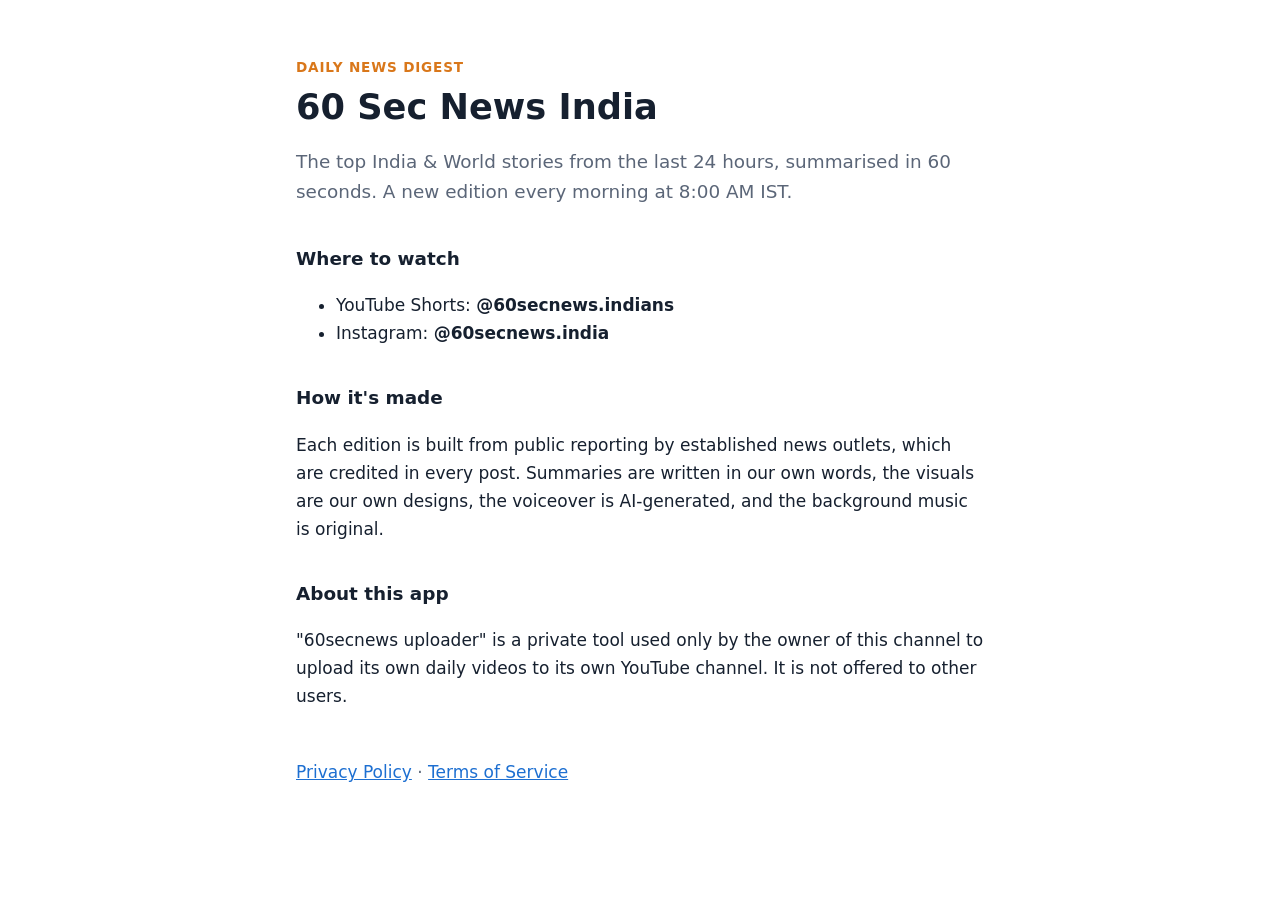
<file: index.html>
<!doctype html>
<html lang="en">
<head>
<meta charset="utf-8">
<meta name="viewport" content="width=device-width, initial-scale=1">
<title>60 Sec News India</title>
<meta name="description" content="India & World news in 60 seconds. A new edition every morning at 8 AM IST.">
<link rel="stylesheet" href="style.css">
</head>
<body>
<main>
  <p class="eyebrow">Daily news digest</p>
  <h1>60 Sec News India</h1>
  <p class="lead">The top India &amp; World stories from the last 24 hours, summarised in 60 seconds.
     A new edition every morning at 8:00 AM IST.</p>

  <h2>Where to watch</h2>
  <ul>
    <li>YouTube Shorts: <strong>@60secnews.indians</strong></li>
    <li>Instagram: <strong>@60secnews.india</strong></li>
  </ul>

  <h2>How it's made</h2>
  <p>Each edition is built from public reporting by established news outlets, which are credited
     in every post. Summaries are written in our own words, the visuals are our own designs, the
     voiceover is AI-generated, and the background music is original.</p>

  <h2>About this app</h2>
  <p>"60secnews uploader" is a private tool used only by the owner of this channel to upload
     its own daily videos to its own YouTube channel. It is not offered to other users.</p>

  <p class="links"><a href="privacy.html">Privacy Policy</a> · <a href="terms.html">Terms of Service</a></p>
</main>
</body>
</html>
</file>
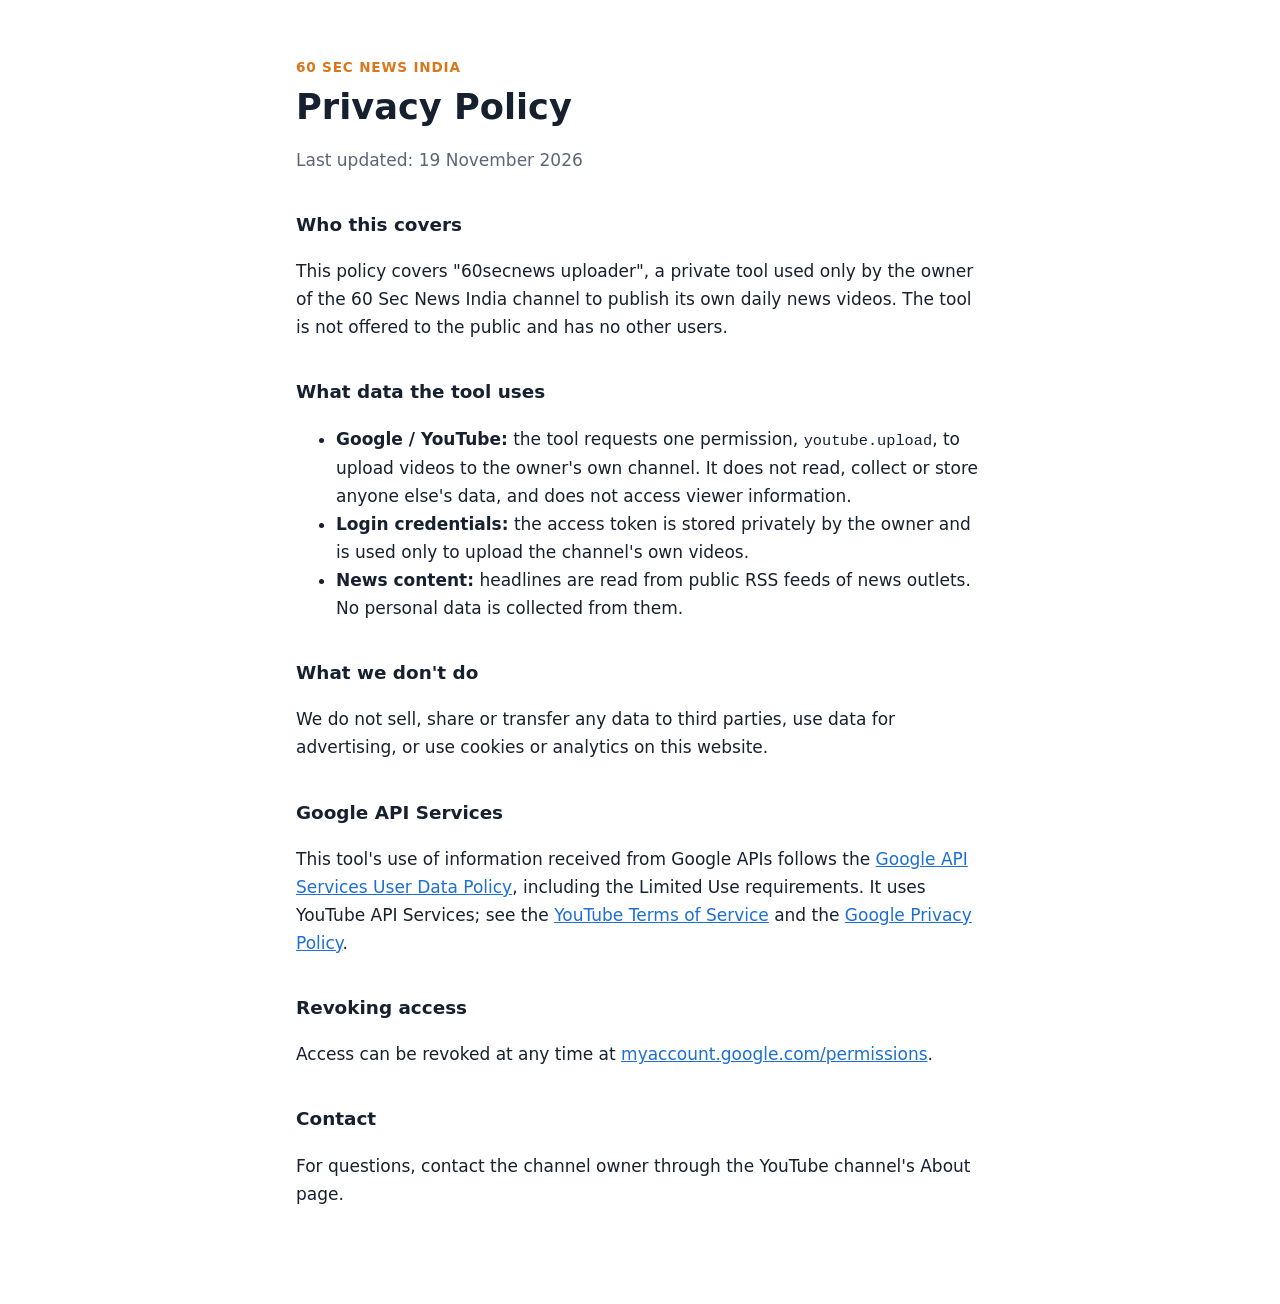
<file: privacy.html>
<!doctype html>
<html lang="en">
<head>
<meta charset="utf-8">
<meta name="viewport" content="width=device-width, initial-scale=1">
<title>Privacy Policy · 60 Sec News India</title>
<link rel="stylesheet" href="style.css">
</head>
<body>
<main>
  <p class="eyebrow"><a href="index.html">60 Sec News India</a></p>
  <h1>Privacy Policy</h1>
  <p class="muted">Last updated: 19 November 2026</p>

  <h2>Who this covers</h2>
  <p>This policy covers "60secnews uploader", a private tool used only by the owner of the
     60 Sec News India channel to publish its own daily news videos. The tool is not offered to
     the public and has no other users.</p>

  <h2>What data the tool uses</h2>
  <ul>
    <li><strong>Google / YouTube:</strong> the tool requests one permission,
      <code>youtube.upload</code>, to upload videos to the owner's own channel. It does not read,
      collect or store anyone else's data, and does not access viewer information.</li>
    <li><strong>Login credentials:</strong> the access token is stored privately by the owner
      and is used only to upload the channel's own videos.</li>
    <li><strong>News content:</strong> headlines are read from public RSS feeds of news
      outlets. No personal data is collected from them.</li>
  </ul>

  <h2>What we don't do</h2>
  <p>We do not sell, share or transfer any data to third parties, use data for advertising, or
     use cookies or analytics on this website.</p>

  <h2>Google API Services</h2>
  <p>This tool's use of information received from Google APIs follows the
     <a href="https://developers.google.com/terms/api-services-user-data-policy">Google API Services
     User Data Policy</a>, including the Limited Use requirements. It uses YouTube API Services;
     see the <a href="https://www.youtube.com/t/terms">YouTube Terms of Service</a> and the
     <a href="https://policies.google.com/privacy">Google Privacy Policy</a>.</p>

  <h2>Revoking access</h2>
  <p>Access can be revoked at any time at
     <a href="https://myaccount.google.com/permissions">myaccount.google.com/permissions</a>.</p>

  <h2>Contact</h2>
  <p>For questions, contact the channel owner through the YouTube channel's About page.</p>
</main>
</body>
</html>
</file>
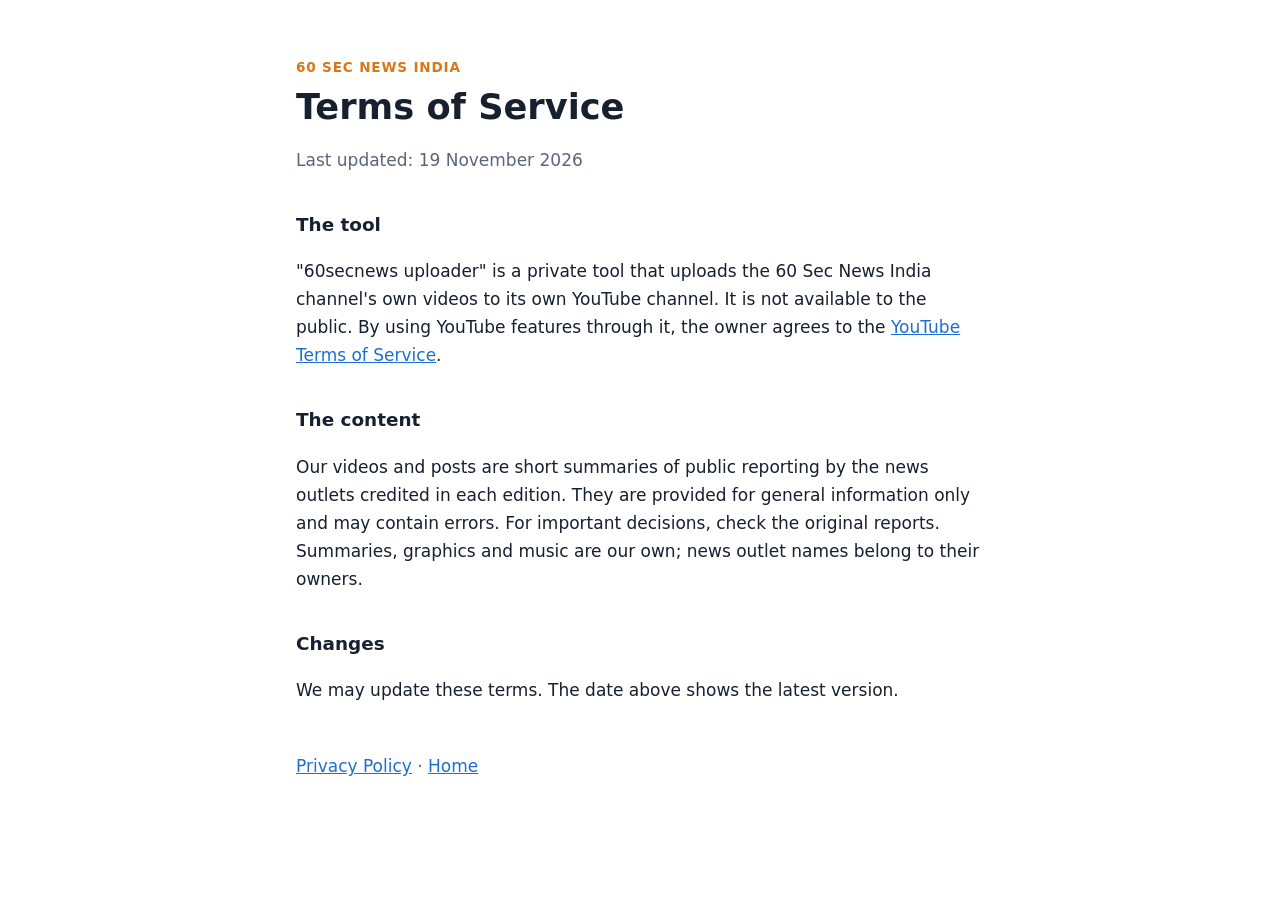
<file: terms.html>
<!doctype html>
<html lang="en">
<head>
<meta charset="utf-8">
<meta name="viewport" content="width=device-width, initial-scale=1">
<title>Terms of Service · 60 Sec News India</title>
<link rel="stylesheet" href="style.css">
</head>
<body>
<main>
  <p class="eyebrow"><a href="index.html">60 Sec News India</a></p>
  <h1>Terms of Service</h1>
  <p class="muted">Last updated: 19 November 2026</p>

  <h2>The tool</h2>
  <p>"60secnews uploader" is a private tool that uploads the 60 Sec News India channel's own
     videos to its own YouTube channel. It is not available to the public. By using YouTube
     features through it, the owner agrees to the
     <a href="https://www.youtube.com/t/terms">YouTube Terms of Service</a>.</p>

  <h2>The content</h2>
  <p>Our videos and posts are short summaries of public reporting by the news outlets credited in
     each edition. They are provided for general information only and may contain errors. For
     important decisions, check the original reports. Summaries, graphics and music are our own;
     news outlet names belong to their owners.</p>

  <h2>Changes</h2>
  <p>We may update these terms. The date above shows the latest version.</p>

  <p class="links"><a href="privacy.html">Privacy Policy</a> · <a href="index.html">Home</a></p>
</main>
</body>
</html>
</file>
<file: style.css>
:root { --bg: #ffffff; --text: #16202f; --muted: #5b6678; --accent: #d9771a; --link: #1d6fd1; }
@media (prefers-color-scheme: dark) {
  :root { --bg: #0e1726; --text: #f2f5fa; --muted: #a9b4c7; --accent: #ff9933; --link: #3ba7ff; }
}
* { box-sizing: border-box; }
body { margin: 0; background: var(--bg); color: var(--text);
       font: 17px/1.65 system-ui, -apple-system, "Segoe UI", Roboto, sans-serif; }
main { max-width: 720px; margin: 0 auto; padding: 56px 16px 80px; }
h1 { font-size: 2.2rem; line-height: 1.2; margin: 0 0 12px; }
h2 { font-size: 1.15rem; margin: 36px 0 8px; }
.eyebrow { color: var(--accent); font-weight: 700; text-transform: uppercase;
           letter-spacing: .06em; font-size: .85rem; margin: 0 0 8px; }
.eyebrow a { color: inherit; text-decoration: none; }
.lead { font-size: 1.15rem; color: var(--muted); }
.muted { color: var(--muted); }
a { color: var(--link); }
code { font-size: .9em; }
.links { margin-top: 48px; color: var(--muted); }
</file>
